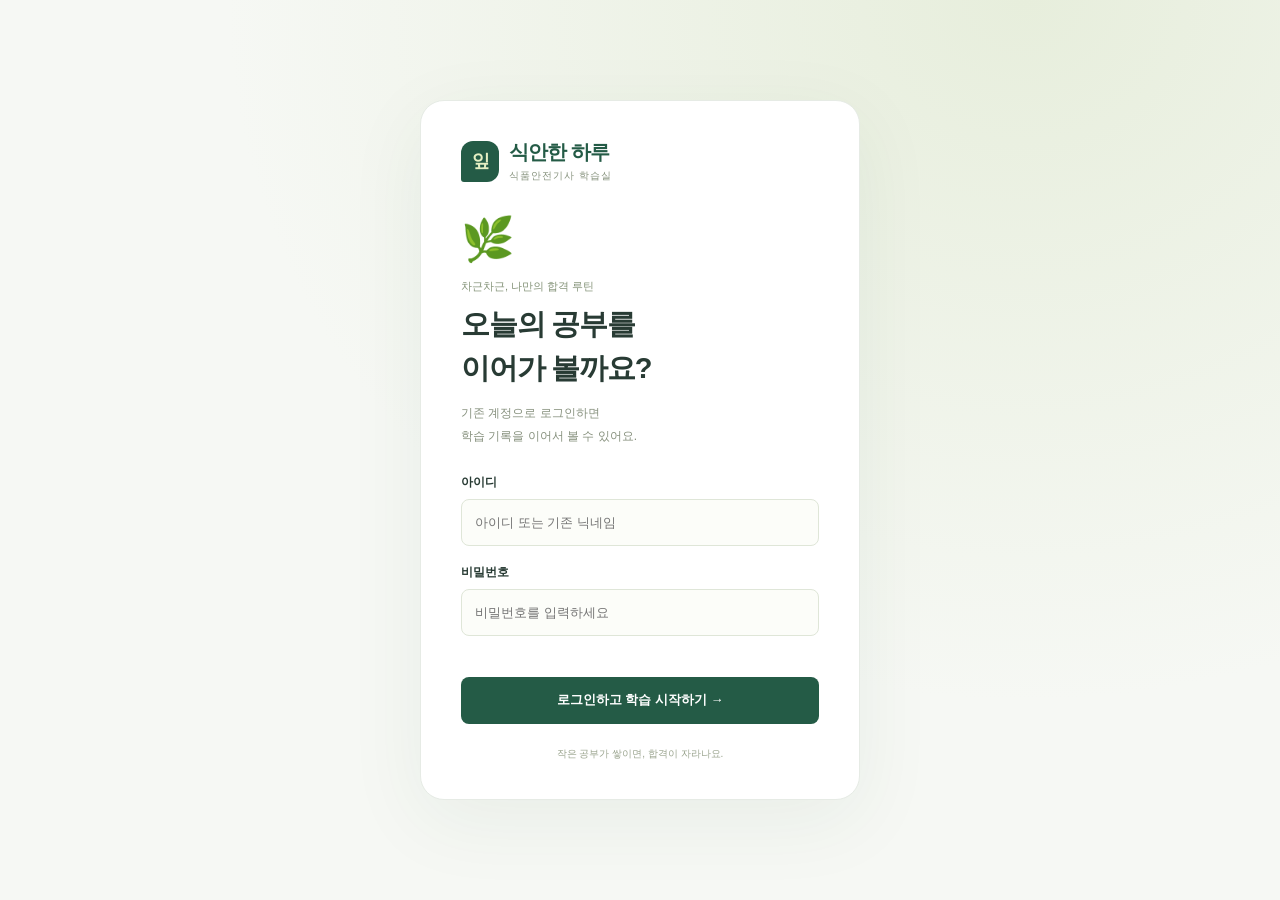
<file: sikangi/login.html>
<!doctype html>
<html lang="ko">
<head>
  <meta charset="UTF-8">
  <meta name="viewport" content="width=device-width, initial-scale=1">
  <meta name="theme-color" content="#184c3d">
  <meta name="robots" content="noindex">
  <title>로그인 · 식안한 하루</title>
  <link rel="stylesheet" href="/sikangi/login.css">
  <script src="/sikangi/login.js" defer></script>
</head>
<body>
  <main class="login-card">
    <a class="brand" href="/sikangi"><span class="brand-mark">잎</span><span>식안한 하루<small>식품안전기사 학습실</small></span></a>
    <span class="sprout" aria-hidden="true">🌿</span>
    <p class="eyebrow">차근차근, 나만의 합격 루틴</p>
    <h1>오늘의 공부를<br>이어가 볼까요?</h1>
    <p class="intro">기존 계정으로 로그인하면<br>학습 기록을 이어서 볼 수 있어요.</p>
    <form id="login-form">
      <label for="account">아이디</label>
      <input id="account" name="account" type="text" autocomplete="username" required maxlength="80" placeholder="아이디 또는 기존 닉네임" autocapitalize="none" spellcheck="false">
      <label for="code">비밀번호</label>
      <input id="code" name="code" type="password" autocomplete="current-password" required maxlength="256" placeholder="비밀번호를 입력하세요">
      <p id="login-error" role="alert" aria-live="polite"></p>
      <button type="submit" id="login-submit">로그인하고 학습 시작하기 →</button>
    </form>
    <p class="footnote">작은 공부가 쌓이면, 합격이 자라나요.</p>
  </main>
</body>
</html>
</file>
<file: sikangi/login.css>
:root{color-scheme:light;font-family:'맑은 고딕',sans-serif;color:#283b34;background:#f6f8f4}*{box-sizing:border-box}body{margin:0;min-height:100svh;display:grid;place-items:center;padding:28px 18px;background:radial-gradient(ellipse at 80% 0%,#e7eedc,transparent 55%),#f6f8f4}.login-card{width:100%;max-width:440px;background:#fff;border:1px solid #e6ebe5;border-radius:24px;padding:38px 40px;box-shadow:0 20px 80px #244d3610}.brand{display:flex;gap:10px;align-items:center;color:#245b46;text-decoration:none;font-size:20px;font-weight:800;letter-spacing:-1px}.brand-mark{display:grid;place-items:center;background:#245b46;color:#e5efc3;border-radius:12px 12px 12px 3px;width:38px;height:41px;font-size:18px}.brand small{display:block;font-size:10px;letter-spacing:1px;color:#86927d;margin-top:3px;font-weight:400}.sprout{display:block;font-size:43px;margin:31px 0 14px}.eyebrow{font-size:11px;color:#839277;margin:0 0 9px}h1{font-size:29px;line-height:1.5;letter-spacing:-1.2px;margin:0;font-weight:700}.intro{font-size:12px;line-height:1.9;color:#87917e;margin:12px 0 26px}label{display:block;font-size:12px;font-weight:600;margin:18px 0 8px}input,button{width:100%;font:inherit;font-size:13px;border-radius:8px;min-height:47px}input{border:1px solid #dfe6d8;background:#fcfdf9;color:#344a39;padding:11px 13px}button{background:#245b46;color:white;border:0;font-weight:600;cursor:pointer;margin-top:8px}button:disabled{opacity:.65;cursor:wait}a:focus-visible,input:focus-visible,button:focus-visible{outline:3px solid #9bbb75;outline-offset:3px}#login-error{color:#a56245;font-size:12px;line-height:1.7;min-height:21px;margin:12px 0 0}.footnote{text-align:center;font-size:10px;color:#9aa48e;margin:23px 0 0}@media(max-width:420px){body{padding:16px}.login-card{padding:28px 25px;border-radius:18px}h1{font-size:26px}.sprout{margin-top:25px}}
</file>
